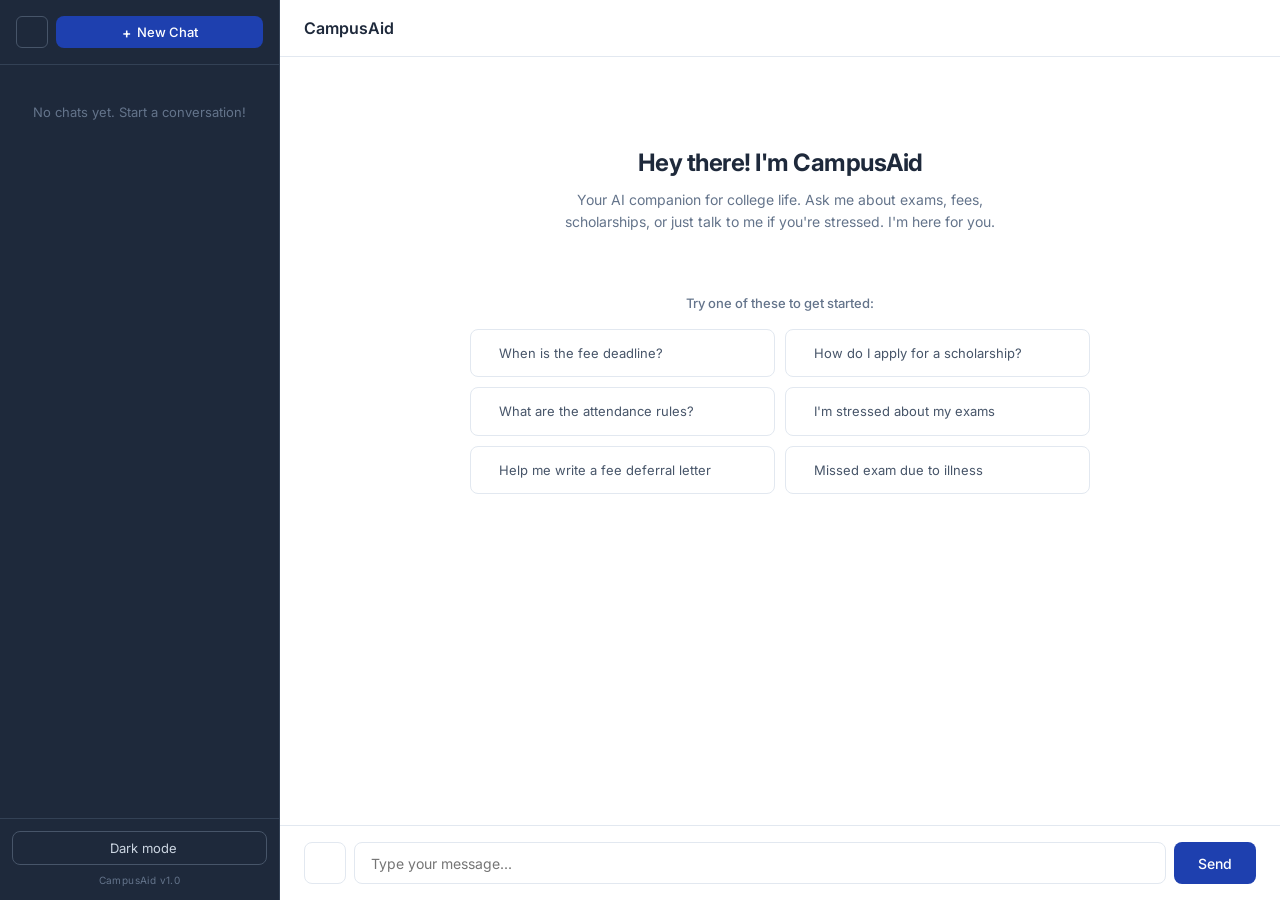
<file: templates/index.html>
<!DOCTYPE html>
<html lang="en">

<head>
    <meta charset="UTF-8">
    <meta name="viewport" content="width=device-width, initial-scale=1.0">
    <title>CampusAid </title>
    <link rel="stylesheet" href="/static/design-system.css">
    <style>
        body {
            height: 100vh;
            overflow: hidden;
        }

        .app {
            display: flex;
            height: 100vh;
            width: 100vw;
        }

        /* 
       SIDEBAR
        */

        .sidebar {
            width: 280px;
            background: var(--sidebar-bg);
            color: var(--sidebar-text);
            display: flex;
            flex-direction: column;
            border-right: 1px solid var(--sidebar-border);
            transition: width 0.25s ease, background 0.25s ease, color 0.25s ease;
            overflow: hidden;
            flex-shrink: 0;
        }

        .sidebar.collapsed {
            width: 0;
            border-right: none;
        }

        .sidebar.collapsed>* {
            opacity: 0;
            pointer-events: none;
        }

        .sidebar-header {
            padding: 16px;
            border-bottom: 1px solid var(--sidebar-border);
            display: flex;
            align-items: center;
            gap: 8px;
        }

        .collapse-btn {
            background: transparent;
            border: 1px solid var(--sidebar-border-strong);
            color: var(--sidebar-text-muted);
            width: 32px;
            height: 32px;
            border-radius: var(--radius-sm);
            cursor: pointer;
            font-size: 11px;
            display: flex;
            align-items: center;
            justify-content: center;
            flex-shrink: 0;
            transition: all var(--transition-fast);
        }

        .collapse-btn:hover {
            background: var(--sidebar-hover);
            color: var(--sidebar-text);
        }

        .new-chat-btn {
            flex: 1;
            background: var(--primary);
            color: white;
            border: none;
            padding: 8px 12px;
            border-radius: var(--radius-md);
            cursor: pointer;
            font-size: 13px;
            font-weight: 500;
            transition: all var(--transition-fast);
            display: flex;
            align-items: center;
            justify-content: center;
            gap: 6px;
            height: 32px;
        }

        .new-chat-btn:hover {
            background: var(--primary-hover);
        }

        .btn-icon {
            font-size: 14px;
            font-weight: 600;
        }

        .new-chat-btn:hover {
            background: var(--primary-hover);
            transform: translateY(-1px);
        }

        .chat-list {
            flex: 1;
            overflow-y: auto;
            padding: 8px;
        }

        .chat-list::-webkit-scrollbar-track {
            background: #0f172a;
        }

        .chat-list::-webkit-scrollbar-thumb {
            background: #334155;
        }

        .chat-item {
            display: flex;
            align-items: center;
            justify-content: space-between;
            padding: 10px 12px;
            border-radius: var(--radius-sm);
            cursor: pointer;
            margin-bottom: 2px;
            font-size: 13px;
            color: var(--sidebar-text-muted);
            transition: all var(--transition-fast);
        }

        .chat-item:hover {
            background: var(--sidebar-hover);
            color: var(--sidebar-text);
        }

        .chat-item.active {
            background: var(--sidebar-hover);
            color: var(--sidebar-text);
        }

        .chat-title {
            flex: 1;
            white-space: nowrap;
            overflow: hidden;
            text-overflow: ellipsis;
            margin-right: 8px;
        }

        .delete-btn {
            background: none;
            border: none;
            color: var(--sidebar-text-dim);
            cursor: pointer;
            font-size: 12px;
            opacity: 0;
            transition: opacity var(--transition-fast);
            padding: 2px 6px;
            border-radius: 4px;
        }

        .chat-item:hover .delete-btn {
            opacity: 1;
        }

        .delete-btn:hover {
            color: #f87171;
            background: rgba(239, 68, 68, 0.1);
        }

        .empty-state {
            color: var(--sidebar-text-dim);
            text-align: center;
            padding: 30px 20px;
            font-size: 13px;
        }

        .sidebar-footer {
            padding: 12px;
            border-top: 1px solid var(--sidebar-border);
            display: flex;
            flex-direction: column;
            gap: 8px;
        }

        .theme-toggle {
            display: flex;
            align-items: center;
            justify-content: center;
            gap: 8px;
            width: 100%;
            padding: 8px 12px;
            background: transparent;
            border: 1px solid var(--sidebar-border-strong);
            border-radius: var(--radius-md);
            color: var(--sidebar-text-muted);
            font-size: 13px;
            cursor: pointer;
            transition: all var(--transition-fast);
            font-family: inherit;
        }

        .theme-toggle:hover {
            background: var(--sidebar-hover);
            border-color: var(--sidebar-text-dim);
        }

        .version-text {
            font-size: 10px;
            color: var(--sidebar-text-dim);
            text-align: center;
            letter-spacing: 0.4px;
        }

        /* 
       MAIN CHAT AREA
        */

        .main {
            flex: 1;
            display: flex;
            flex-direction: column;
            background: var(--bg-card);
            min-width: 0;
            width: 100%;
        }

        .chat-header {
            background: var(--bg-card);
            color: var(--text-primary);
            padding: 16px 24px;
            display: flex;
            justify-content: space-between;
            align-items: center;
            border-bottom: 1px solid var(--border);
        }

        .chat-header h2 {
            font-size: 16px;
            font-weight: 600;
        }

        /* Upload area */


        .upload-btn:hover {
            background: var(--primary-light);
            border-color: var(--primary);
        }

        .remove-doc:hover {
            background: var(--danger-light);
        }

        /* Messages */
        .chat-messages {
            flex: 1;
            overflow-y: auto;
            padding: 24px;
            display: flex;
            flex-direction: column;
            gap: 16px;
        }

        .message-wrapper {
            display: flex;
            flex-direction: column;
            max-width: 75%;
        }

        .message-wrapper.user {
            align-self: flex-end;
            align-items: flex-end;
        }

        .message-wrapper.bot {
            align-self: flex-start;
            align-items: flex-start;
        }

        .message {
            padding: 12px 16px;
            border-radius: var(--radius-lg);
            line-height: 1.55;
            white-space: pre-wrap;
            animation: fadeInUp 0.3s ease-out;
            font-size: 14px;
        }

        .message.user {
            background: var(--primary);
            color: white;
            border-bottom-right-radius: 4px;
        }

        .message.bot {
            background: var(--bg-subtle);
            color: var(--text-primary);
            border-bottom-left-radius: 4px;
        }

        .message-time {
            font-size: 11px;
            color: var(--text-light);
            margin-top: 4px;
            padding: 0 8px;
        }

        @keyframes fadeInUp {
            from {
                opacity: 0;
                transform: translateY(8px);
            }

            to {
                opacity: 1;
                transform: translateY(0);
            }
        }

        /* Typing dots */
        .typing-dots {
            display: inline-flex;
            gap: 4px;
            align-items: center;
            padding: 4px 0;
        }

        .typing-dots span {
            width: 8px;
            height: 8px;
            background: var(--text-light);
            border-radius: 50%;
            animation: bounce 1.4s infinite ease-in-out;
        }

        .typing-dots span:nth-child(1) {
            animation-delay: 0s;
        }

        .typing-dots span:nth-child(2) {
            animation-delay: 0.2s;
        }

        .typing-dots span:nth-child(3) {
            animation-delay: 0.4s;
        }

        @keyframes bounce {

            0%,
            60%,
            100% {
                transform: translateY(0);
                opacity: 0.5;
            }

            30% {
                transform: translateY(-8px);
                opacity: 1;
            }
        }


        /* Welcome state */
        .welcome-state {
            text-align: center;
            padding: 48px 20px 24px;
        }

        .welcome-icon {
            font-size: 56px;
            margin-bottom: 16px;
        }

        .welcome-title {
            font-size: 24px;
            font-weight: 700;
            color: var(--text-primary);
            margin-bottom: 8px;
            letter-spacing: -0.5px;
        }

        .welcome-subtitle {
            font-size: 14px;
            color: var(--text-muted);
            max-width: 480px;
            margin: 0 auto;
            line-height: 1.6;
        }

        /* Suggestions */
        .suggestions-container {
            display: flex;
            flex-direction: column;
            gap: 16px;
            padding: 20px;
        }

        .suggestions-title {
            color: var(--text-muted);
            font-size: 13px;
            text-align: center;
            font-weight: 500;
        }

        .suggestions-grid {
            display: grid;
            grid-template-columns: 1fr 1fr;
            gap: 10px;
            max-width: 620px;
            margin: 0 auto;
            width: 100%;
        }

        .suggestion-card {
            background: var(--bg-card);
            border: 1px solid var(--border);
            border-radius: var(--radius-md);
            padding: 14px 16px;
            cursor: pointer;
            text-align: left;
            transition: all var(--transition-fast);
            display: flex;
            align-items: flex-start;
            gap: 12px;
            font-size: 13px;
            color: var(--text-secondary);
        }

        .suggestion-card:hover {
            border-color: var(--primary);
            background: var(--primary-light);
            color: var(--text-primary);
            transform: translateY(-1px);
            box-shadow: var(--shadow-md);
        }

        .suggestion-icon {
            font-size: 18px;
            flex-shrink: 0;
        }

        .suggestion-text {
            flex: 1;
            line-height: 1.4;
        }

        /* 
   DOC ATTACHMENT CHIP
    */

        .doc-chip {
            display: flex;
            align-items: center;
            gap: 8px;
            padding: 8px 12px;
            background: var(--primary-light);
            border: 1px solid var(--primary);
            border-radius: var(--radius-md);
            margin: 0 24px 8px;
            font-size: 13px;
            color: var(--text-primary);
            animation: slideUp 0.2s ease-out;
        }

        @keyframes slideUp {
            from {
                opacity: 0;
                transform: translateY(4px);
            }

            to {
                opacity: 1;
                transform: translateY(0);
            }
        }

        .doc-chip-icon {
            font-size: 16px;
        }

        .doc-chip-name {
            flex: 1;
            font-weight: 500;
            white-space: nowrap;
            overflow: hidden;
            text-overflow: ellipsis;
            color: var(--primary);
        }

        .doc-chip-remove {
            background: none;
            border: none;
            color: var(--primary);
            cursor: pointer;
            font-size: 14px;
            padding: 2px 6px;
            border-radius: 4px;
            transition: all var(--transition-fast);
            line-height: 1;
        }

        .doc-chip-remove:hover {
            background: var(--primary);
            color: white;
        }

        /* 
   CHAT INPUT (NEW)
    */

        .chat-input {
            display: flex;
            padding: 16px 24px;
            border-top: 1px solid var(--border);
            gap: 8px;
            background: var(--bg-card);
            align-items: center;
        }

        .input-icon-btn {
            background: transparent;
            color: var(--text-muted);
            border: 1px solid var(--border);
            width: 42px;
            height: 42px;
            border-radius: var(--radius-md);
            cursor: pointer;
            font-size: 18px;
            display: flex;
            align-items: center;
            justify-content: center;
            transition: all var(--transition-fast);
            flex-shrink: 0;
        }

        .input-icon-btn:hover {
            background: var(--primary-light);
            color: var(--primary);
            border-color: var(--primary);
        }

        .chat-input input[type="text"] {
            flex: 1;
            padding: 12px 16px;
            border: 1px solid var(--border);
            border-radius: var(--radius-md);
            font-size: 14px;
            outline: none;
            transition: all var(--transition-fast);
            font-family: inherit;
            height: 42px;
        }

        .chat-input input[type="text"]:focus {
            border-color: var(--primary);
            box-shadow: var(--shadow-focus);
        }

        .chat-input button:not(.input-icon-btn):not(.doc-chip-remove) {
            background: var(--primary);
            color: white;
            border: none;
            padding: 0 24px;
            height: 42px;
            border-radius: var(--radius-md);
            cursor: pointer;
            font-size: 14px;
            font-weight: 500;
            transition: all var(--transition-fast);
            flex-shrink: 0;
        }

        .chat-input button:not(.input-icon-btn):not(.doc-chip-remove):hover:not(:disabled) {
            background: var(--primary-hover);
        }

        .chat-input button:not(.input-icon-btn):not(.doc-chip-remove):disabled {
            background: var(--text-light);
            cursor: not-allowed;
        }

        .expand-btn {
            position: fixed;
            top: 16px;
            left: 16px;
            z-index: 100;
            background: var(--sidebar-bg);
            color: var(--sidebar-text);
            border: 1px solid var(--sidebar-border-strong);
            width: 36px;
            height: 36px;
            border-radius: var(--radius-md);
            cursor: pointer;
            font-size: 12px;
            display: flex;
            align-items: center;
            justify-content: center;
            box-shadow: var(--shadow-md);
            transition: all var(--transition-fast);
        }

        .expand-btn:hover {
            background: var(--sidebar-hover);
            transform: scale(1.05);
        }
    </style>
</head>

<body>

    <body>
        <button id="expandBtn" class="expand-btn" onclick="toggleSidebar()" style="display:none;"
            title="Expand sidebar">
            
        </button>
        <div class="app">
            <div class="app">
                <!-- SIDEBAR -->
                <div class="sidebar">
                    <div class="sidebar-header">
                        <button class="collapse-btn" onclick="toggleSidebar()" title="Collapse sidebar">
                            <span id="collapseIcon"></span>
                        </button>
                        <button class="new-chat-btn" onclick="createNewChat()">
                            <span class="btn-icon">+</span>
                            <span class="btn-label">New Chat</span>
                        </button>
                    </div>

                    <div class="chat-list" id="chatList">
                        <div class="empty-state">No chats yet. Start a conversation!</div>
                    </div>

                    <div class="sidebar-footer">
                        <button class="theme-toggle" onclick="toggleTheme()">
                            <span id="themeIcon"></span>
                            <span id="themeLabel">Dark mode</span>
                        </button>
                        <div class="version-text">CampusAid v1.0</div>
                    </div>
                </div>

                <!-- MAIN CHAT AREA -->
                <div class="main">
                    <div class="chat-header">
                        <h2>CampusAid</h2>
                    </div>

                    <div class="chat-messages" id="messages">
                        <!-- Will be filled by renderMessages() -->
                    </div>

                    <!-- Document attachment chip (only shows when doc is uploaded) -->
                    <div id="docChip" class="doc-chip hidden">
                        <span class="doc-chip-icon"></span>
                        <span class="doc-chip-name" id="docChipName">document.pdf</span>
                        <button class="doc-chip-remove" onclick="removeDocument()"></button>
                    </div>

                    <div class="chat-input">
                        <input type="file" id="fileInput" accept=".pdf" style="display:none" onchange="uploadFile()">
                        <button class="input-icon-btn" onclick="document.getElementById('fileInput').click()"
                            title="Attach a PDF">
                            
                        </button>
                        <input type="text" id="userInput" placeholder="Type your message..."
                            onkeypress="handleEnter(event)">
                        <button id="sendBtn" onclick="sendMessage()">Send</button>
                    </div>
                </div>
            </div>

            <script>
                // 
                // CHAT STATE MANAGEMENT
                // 

                let chats = JSON.parse(localStorage.getItem("campusaid_chats") || "[]");
                let currentChatId = null;
                let availableColleges = [];
                let currentCollegeId = localStorage.getItem("campusaid_college") || "abc_college";

                function saveChats() {
                    localStorage.setItem("campusaid_chats", JSON.stringify(chats));
                }

                function generateId() {
                    return Date.now().toString();
                }

                function getCurrentChat() {
                    return chats.find(c => c.id === currentChatId);
                }

                // 
                // COLLEGES
                // 

                async function loadColleges() {
                    try {
                        const response = await fetch("/colleges");
                        const data = await response.json();
                        availableColleges = data.colleges;
                    } catch (error) {
                        console.error("Failed to load colleges:", error);
                    }
                }

                // 
                // SIDEBAR
                // 

                function renderSidebar() {
                    const list = document.getElementById("chatList");

                    if (chats.length === 0) {
                        list.innerHTML = '<div class="empty-state">No chats yet. Start a conversation!</div>';
                        return;
                    }

                    list.innerHTML = "";
                    chats.forEach(chat => {
                        const item = document.createElement("div");
                        item.className = "chat-item" + (chat.id === currentChatId ? " active" : "");
                        item.innerHTML = `
                <div class="chat-title" onclick="loadChat('${chat.id}')">${chat.title}</div>
                <button class="delete-btn" onclick="deleteChat('${chat.id}', event)"></button>
            `;
                        list.appendChild(item);
                    });
                }

                // 
                // CHAT OPERATIONS
                // 

                function createNewChat() {
                    const newChat = {
                        id: generateId(),
                        title: "New Chat",
                        messages: [],
                        document: null
                    };
                    chats.unshift(newChat);
                    currentChatId = newChat.id;
                    saveChats();
                    renderSidebar();
                    renderMessages();
                    updateDocumentUI();
                }

                function loadChat(chatId) {
                    currentChatId = chatId;
                    renderSidebar();
                    renderMessages();
                    updateDocumentUI();
                }

                function deleteChat(chatId, event) {
                    event.stopPropagation();
                    if (!confirm("Delete this chat?")) return;

                    chats = chats.filter(c => c.id !== chatId);

                    if (currentChatId === chatId) {
                        currentChatId = null;
                    }

                    saveChats();
                    renderSidebar();
                    renderMessages();
                    updateDocumentUI();
                }

                // 
                // MESSAGE RENDERING
                // 

                function renderMessages() {
                    const messagesDiv = document.getElementById("messages");
                    const chat = getCurrentChat();

                    if (!chat || chat.messages.length === 0) {
                        messagesDiv.innerHTML = `
                <div class="welcome-state">
                    <div class="welcome-icon"></div>
                    <div class="welcome-title">Hey there! I'm CampusAid</div>
                    <div class="welcome-subtitle">Your AI companion for college life. Ask me about exams, fees, scholarships, or just talk to me if you're stressed. I'm here for you. </div>
                </div>
                <div class="suggestions-container">
                    <div class="suggestions-title">Try one of these to get started:</div>
                    <div class="suggestions-grid">
                        <div class="suggestion-card" onclick="sendSuggestion('When is the fee deadline?')">
                            <span class="suggestion-icon"></span>
                            <span class="suggestion-text">When is the fee deadline?</span>
                        </div>
                        <div class="suggestion-card" onclick="sendSuggestion('How do I apply for a scholarship?')">
                            <span class="suggestion-icon"></span>
                            <span class="suggestion-text">How do I apply for a scholarship?</span>
                        </div>
                        <div class="suggestion-card" onclick="sendSuggestion('What are the attendance rules?')">
                            <span class="suggestion-icon"></span>
                            <span class="suggestion-text">What are the attendance rules?</span>
                        </div>
                        <div class="suggestion-card" onclick="sendSuggestion('I am feeling stressed about my exams')">
                            <span class="suggestion-icon"></span>
                            <span class="suggestion-text">I'm stressed about my exams</span>
                        </div>
                        <div class="suggestion-card" onclick="sendSuggestion('Help me write a fee deferral letter')">
                            <span class="suggestion-icon"></span>
                            <span class="suggestion-text">Help me write a fee deferral letter</span>
                        </div>
                        <div class="suggestion-card" onclick="sendSuggestion('What if I miss an internal exam due to illness?')">
                            <span class="suggestion-icon"></span>
                            <span class="suggestion-text">Missed exam due to illness</span>
                        </div>
                    </div>
                </div>
            `;
                        return;
                    }

                    messagesDiv.innerHTML = "";
                    chat.messages.forEach(msg => {
                        addMessageToDOM(
                            msg.content,
                            msg.role === "user" ? "user" : "bot",
                            msg.timestamp || null
                        );
                    });
                }

                function sendSuggestion(text) {
                    document.getElementById("userInput").value = text;
                    sendMessage();
                }

                function addMessageToDOM(text, sender, timestamp = null) {
                    const messagesDiv = document.getElementById("messages");

                    const wrapper = document.createElement("div");
                    wrapper.className = "message-wrapper " + sender;

                    const msg = document.createElement("div");
                    msg.className = "message " + sender;
                    msg.innerHTML = formatMessage(text);
                    wrapper.appendChild(msg);

                    const timeDiv = document.createElement("div");
                    timeDiv.className = "message-time";
                    timeDiv.textContent = timestamp || getCurrentTime();
                    wrapper.appendChild(timeDiv);

                    messagesDiv.appendChild(wrapper);
                    messagesDiv.scrollTop = messagesDiv.scrollHeight;
                }

                function getCurrentTime() {
                    const now = new Date();
                    let hours = now.getHours();
                    const minutes = now.getMinutes().toString().padStart(2, "0");
                    const period = hours >= 12 ? "PM" : "AM";
                    hours = hours % 12 || 12;
                    return `${hours}:${minutes} ${period}`;
                }

                function formatMessage(text) {
                    text = text.replace(/&/g, "&amp;").replace(/</g, "&lt;").replace(/>/g, "&gt;");
                    text = text.replace(/\*\*(.+?)\*\*/g, "<strong>$1</strong>");
                    text = text.replace(/(?<!\*)\*(?!\*)(.+?)(?<!\*)\*(?!\*)/g, "<em>$1</em>");
                    text = text.replace(/^- (.+)$/gm, "• $1");
                    text = text.replace(/\n/g, "<br>");
                    return text;
                }

                function showTyping() {
                    const messagesDiv = document.getElementById("messages");
                    const typing = document.createElement("div");
                    typing.className = "message bot";
                    typing.id = "typing";
                    typing.innerHTML = '<div class="typing-dots"><span></span><span></span><span></span></div>';
                    messagesDiv.appendChild(typing);
                    messagesDiv.scrollTop = messagesDiv.scrollHeight;
                }

                function removeTyping() {
                    const typing = document.getElementById("typing");
                    if (typing) typing.remove();
                }

                // 
                // SEND MESSAGE
                // 

                async function sendMessage() {
                    const userInput = document.getElementById("userInput");
                    const sendBtn = document.getElementById("sendBtn");
                    const text = userInput.value.trim();
                    if (!text) return;

                    if (!currentChatId) {
                        createNewChat();
                    }

                    const chat = getCurrentChat();
                    if (!chat) return;

                    const isFirstMessage = chat.messages.length === 0;

                    if (isFirstMessage) {
                        document.getElementById("messages").innerHTML = "";
                    }

                    const userTime = getCurrentTime();
                    chat.messages.push({ role: "user", content: text, timestamp: userTime });
                    addMessageToDOM(text, "user", userTime);
                    saveChats();

                    if (isFirstMessage) {
                        chat.title = "New Chat";
                        renderSidebar();
                        generateChatTitle(text, chat);
                    }

                    userInput.value = "";
                    sendBtn.disabled = true;
                    showTyping();

                    try {
                        // Strip timestamps from history (Groq API only accepts role + content)
                        const cleanHistory = chat.messages.slice(0, -1).map(msg => ({
                            role: msg.role,
                            content: msg.content
                        }));

                        const response = await fetch("/chat", {
                            method: "POST",
                            headers: { "Content-Type": "application/json" },
                            body: JSON.stringify({
                                message: text,
                                history: cleanHistory,
                                document: chat.document,
                                college_id: currentCollegeId
                            })
                        });

                        const data = await response.json();
                        removeTyping();

                        const botTime = getCurrentTime();
                        addMessageToDOM(data.reply, "bot", botTime);

                        chat.messages.push({ role: "assistant", content: data.reply, timestamp: botTime });
                        saveChats();
                    } catch (error) {
                        removeTyping();
                        addMessageToDOM("Oops, something went wrong. Try again.", "bot");
                    }

                    sendBtn.disabled = false;
                    userInput.focus();
                }

                async function generateChatTitle(firstMessage, chat) {
                    try {
                        const response = await fetch("/generate_title", {
                            method: "POST",
                            headers: { "Content-Type": "application/json" },
                            body: JSON.stringify({ message: firstMessage })
                        });
                        const data = await response.json();
                        chat.title = data.title || "New Chat";
                        saveChats();
                        renderSidebar();
                    } catch (error) {
                        chat.title = firstMessage.length > 30 ? firstMessage.substring(0, 30) + "..." : firstMessage;
                        saveChats();
                        renderSidebar();
                    }
                }

                function handleEnter(event) {
                    if (event.key === "Enter") sendMessage();
                }

                // 
                // DOCUMENT UPLOAD
                // 

                async function uploadFile() {
                    const fileInput = document.getElementById("fileInput");
                    const file = fileInput.files[0];
                    if (!file) return;

                    if (!currentChatId) {
                        createNewChat();
                    }

                    const docChip = document.getElementById("docChip");
                    const docChipName = document.getElementById("docChipName");
                    docChipName.textContent = "Reading your document...";
                    docChip.classList.remove("hidden");

                    const formData = new FormData();
                    formData.append("file", file);

                    try {
                        const response = await fetch("/upload", {
                            method: "POST",
                            body: formData
                        });

                        const data = await response.json();

                        if (data.status === "success") {
                            const chat = getCurrentChat();
                            chat.document = {
                                name: data.filename,
                                content: data.content
                            };
                            saveChats();

                            docChipName.textContent = data.filename;
                            docChip.classList.remove("hidden");

                            if (chat.messages.length === 0) {
                                document.getElementById("messages").innerHTML = "";
                            }

                            addMessageToDOM(data.message, "bot");
                            chat.messages.push({ role: "assistant", content: data.message });
                            saveChats();
                        } else {
                            docChip.classList.add("hidden");
                            addMessageToDOM(" " + data.message, "bot");
                        }
                    } catch (error) {
                        document.getElementById("docChip").classList.add("hidden");
                        addMessageToDOM("Oops, couldn't upload the file. Try again.", "bot");
                    }

                    fileInput.value = "";
                }

                function removeDocument() {
                    const chat = getCurrentChat();
                    if (!chat) return;

                    chat.document = null;
                    saveChats();
                    updateDocumentUI();
                    addMessageToDOM("Document removed. We're back to general college queries.", "bot");
                }

                function updateDocumentUI() {
                    const chat = getCurrentChat();
                    const docChip = document.getElementById("docChip");
                    const docChipName = document.getElementById("docChipName");

                    if (chat && chat.document) {
                        docChipName.textContent = chat.document.name;
                        docChip.classList.remove("hidden");
                    } else {
                        docChip.classList.add("hidden");
                    }
                }

                // 
                // THEME TOGGLE
                // 

                // 
                // SIDEBAR COLLAPSE
                // 

                function toggleSidebar() {
                    const sidebar = document.querySelector(".sidebar");
                    const expandBtn = document.getElementById("expandBtn");
                    const isCollapsed = sidebar.classList.toggle("collapsed");

                    if (isCollapsed) {
                        expandBtn.style.display = "flex";
                        localStorage.setItem("campusaid_sidebar", "collapsed");
                    } else {
                        expandBtn.style.display = "none";
                        localStorage.setItem("campusaid_sidebar", "expanded");
                    }
                }

                function initSidebar() {
                    const state = localStorage.getItem("campusaid_sidebar");
                    if (state === "collapsed") {
                        document.querySelector(".sidebar").classList.add("collapsed");
                        document.getElementById("expandBtn").style.display = "flex";
                    }
                }

                function initTheme() {
                    const savedTheme = localStorage.getItem("campusaid_theme") || "light";
                    applyTheme(savedTheme);
                }

                function toggleTheme() {
                    const currentTheme = document.documentElement.getAttribute("data-theme") || "light";
                    const newTheme = currentTheme === "light" ? "dark" : "light";
                    applyTheme(newTheme);
                    localStorage.setItem("campusaid_theme", newTheme);
                }

                function applyTheme(theme) {
                    if (theme === "dark") {
                        document.documentElement.setAttribute("data-theme", "dark");
                        document.getElementById("themeIcon").textContent = "";
                        document.getElementById("themeLabel").textContent = "Light mode";
                    } else {
                        document.documentElement.removeAttribute("data-theme");
                        document.getElementById("themeIcon").textContent = "";
                        document.getElementById("themeLabel").textContent = "Dark mode";
                    }
                }

                // 
                // INIT
                // 

                window.onload = async function () {
                    initTheme();
                    initSidebar();
                    currentChatId = null;
                    await loadColleges();
                    renderSidebar();
                    renderMessages();
                    updateDocumentUI();
                };
            </script>
    </body>

</html>
</file>
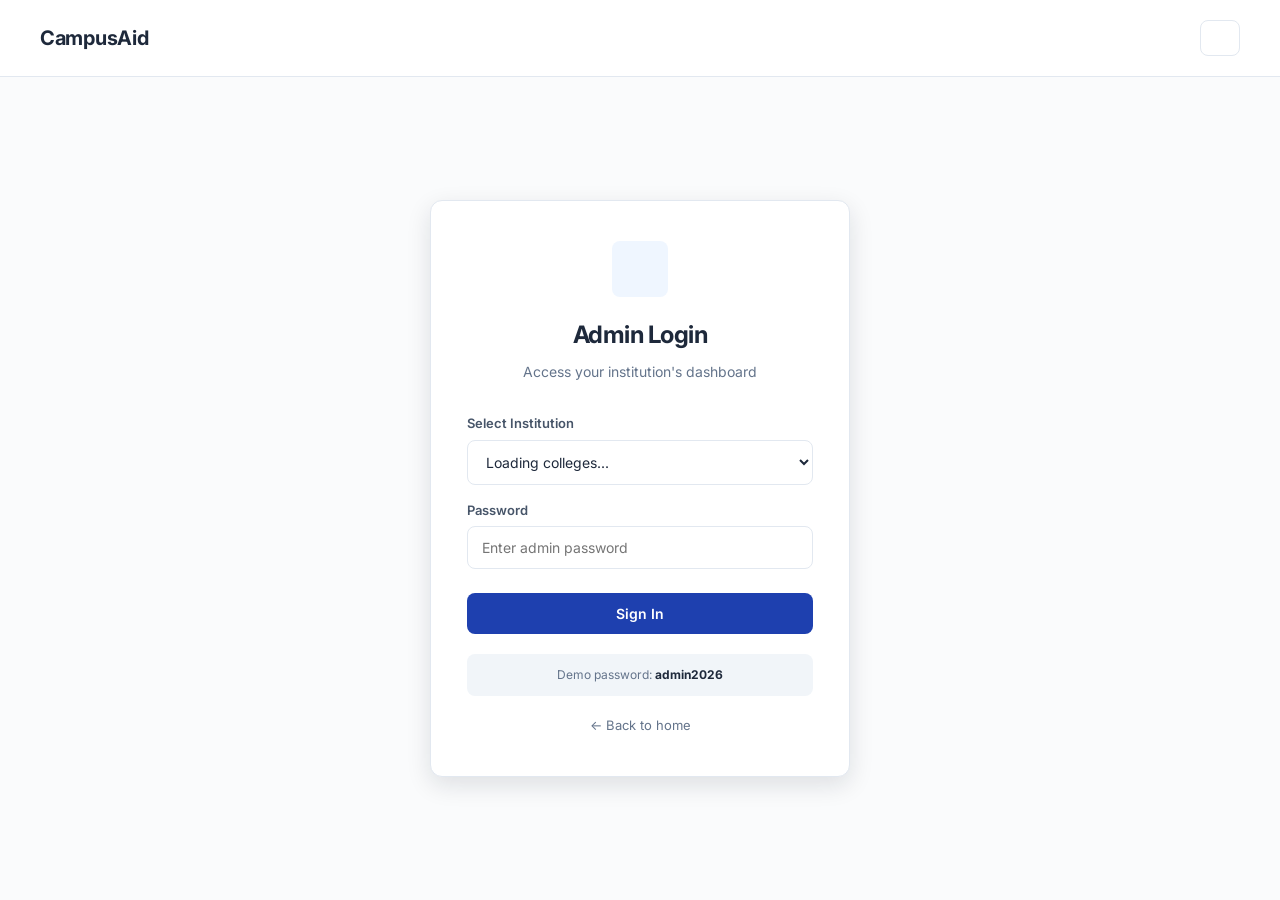
<file: templates/admin_login.html>
<!DOCTYPE html>
<html lang="en">

<head>
    <meta charset="UTF-8">
    <meta name="viewport" content="width=device-width, initial-scale=1.0">
    <title>Admin Login — CampusAid</title>
    <link rel="stylesheet" href="/static/design-system.css">
    <style>
        body {
            min-height: 100vh;
            display: flex;
            flex-direction: column;
        }

        .navbar {
            padding: 20px 40px;
            display: flex;
            justify-content: space-between;
            align-items: center;
            border-bottom: 1px solid var(--border);
            background: var(--bg-card);
        }

        .nav-brand {
            font-size: 20px;
            font-weight: 700;
            color: var(--text-primary);
            text-decoration: none;
            letter-spacing: -0.3px;
        }

        .nav-theme {
            background: transparent;
            border: 1px solid var(--border);
            color: var(--text-secondary);
            width: 40px;
            height: 36px;
            border-radius: var(--radius-md);
            cursor: pointer;
            font-size: 16px;
            display: flex;
            align-items: center;
            justify-content: center;
        }

        .nav-theme:hover {
            background: var(--bg-subtle);
        }

        .container {
            flex: 1;
            display: flex;
            align-items: center;
            justify-content: center;
            padding: 40px 20px;
        }

        .login-card {
            width: 100%;
            max-width: 420px;
            background: var(--bg-card);
            border: 1px solid var(--border);
            border-radius: var(--radius-lg);
            padding: 40px 36px;
            box-shadow: var(--shadow-lg);
        }

        .login-icon {
            width: 56px;
            height: 56px;
            background: var(--primary-light);
            color: var(--primary);
            border-radius: var(--radius-md);
            display: flex;
            align-items: center;
            justify-content: center;
            font-size: 26px;
            margin: 0 auto 20px;
        }

        .login-title {
            font-size: 24px;
            font-weight: 700;
            color: var(--text-primary);
            text-align: center;
            margin-bottom: 8px;
            letter-spacing: -0.5px;
        }

        .login-subtitle {
            font-size: 14px;
            color: var(--text-muted);
            text-align: center;
            margin-bottom: 32px;
            line-height: 1.5;
        }

        .form-group {
            margin-bottom: 16px;
        }

        .form-label {
            display: block;
            font-size: 13px;
            font-weight: 600;
            color: var(--text-secondary);
            margin-bottom: 6px;
        }

        .form-input {
            width: 100%;
            padding: 12px 14px;
            border: 1px solid var(--border);
            border-radius: var(--radius-md);
            font-size: 14px;
            font-family: inherit;
            background: var(--bg-card);
            color: var(--text-primary);
            outline: none;
            transition: all var(--transition-fast);
        }

        .form-input:focus {
            border-color: var(--primary);
            box-shadow: var(--shadow-focus);
        }

        .form-input.error {
            border-color: var(--danger);
        }

        .login-btn {
            width: 100%;
            background: var(--primary);
            color: white;
            border: none;
            padding: 12px;
            border-radius: var(--radius-md);
            font-size: 14px;
            font-weight: 600;
            cursor: pointer;
            transition: all var(--transition-fast);
            margin-top: 8px;
        }

        .login-btn:hover {
            background: var(--primary-hover);
        }

        .error-message {
            background: var(--danger-light);
            color: var(--danger);
            padding: 10px 14px;
            border-radius: var(--radius-md);
            font-size: 13px;
            margin-bottom: 16px;
            display: none;
        }

        .error-message.show {
            display: block;
        }

        .demo-hint {
            margin-top: 20px;
            padding: 12px;
            background: var(--bg-subtle);
            border-radius: var(--radius-md);
            font-size: 12px;
            color: var(--text-muted);
            text-align: center;
        }

        .demo-hint strong {
            color: var(--text-primary);
        }

        .back-link {
            display: block;
            text-align: center;
            margin-top: 20px;
            color: var(--text-muted);
            font-size: 13px;
            text-decoration: none;
        }

        .back-link:hover {
            color: var(--primary);
        }
    </style>
</head>

<body>
    <nav class="navbar">
        <a href="/" class="nav-brand">CampusAid</a>
        <button class="nav-theme" onclick="toggleTheme()">
            <span id="themeIcon"></span>
        </button>
    </nav>

    <div class="container">
        <div class="login-card">
            <div class="login-icon"></div>
            <h1 class="login-title">Admin Login</h1>
            <p class="login-subtitle">Access your institution's dashboard</p>

            <div class="error-message" id="errorMsg">Invalid password. Try again.</div>

            <form onsubmit="handleLogin(event)">
                <div class="form-group">
                    <label class="form-label" for="collegeSelect">Select Institution</label>
                    <select class="form-input" id="collegeSelect" required>
                        <option value="">Loading colleges...</option>
                    </select>
                </div>

                <div class="form-group">
                    <label class="form-label" for="passwordInput">Password</label>
                    <input type="password" class="form-input" id="passwordInput" placeholder="Enter admin password"
                        required>
                </div>

                <button type="submit" class="login-btn">Sign In</button>
            </form>

            <div class="demo-hint">
                Demo password: <strong>admin2026</strong>
            </div>

            <a href="/" class="back-link">← Back to home</a>
        </div>
    </div>

    <script>
        const DEMO_PASSWORD = "admin2026";

        async function loadColleges() {
            try {
                const response = await fetch("/colleges");
                const data = await response.json();
                const select = document.getElementById("collegeSelect");
                select.innerHTML = "";

                data.colleges.forEach(college => {
                    const option = document.createElement("option");
                    option.value = college.id;
                    option.textContent = college.name;
                    select.appendChild(option);
                });
            } catch (error) {
                console.error("Failed to load colleges:", error);
            }
        }

        function handleLogin(event) {
            event.preventDefault();
            const password = document.getElementById("passwordInput").value;
            const collegeId = document.getElementById("collegeSelect").value;
            const errorMsg = document.getElementById("errorMsg");
            const passwordInput = document.getElementById("passwordInput");

            if (password === DEMO_PASSWORD) {
                sessionStorage.setItem("campusaid_admin", "true");
                sessionStorage.setItem("campusaid_admin_college", collegeId);
                window.location.href = `/admin/${collegeId}`;
            } else {
                errorMsg.classList.add("show");
                passwordInput.classList.add("error");
                passwordInput.value = "";
                setTimeout(() => {
                    errorMsg.classList.remove("show");
                    passwordInput.classList.remove("error");
                }, 3000);
            }
        }

        function initTheme() {
            const savedTheme = localStorage.getItem("campusaid_theme") || "light";
            applyTheme(savedTheme);
        }

        function toggleTheme() {
            const currentTheme = document.documentElement.getAttribute("data-theme") || "light";
            const newTheme = currentTheme === "light" ? "dark" : "light";
            applyTheme(newTheme);
            localStorage.setItem("campusaid_theme", newTheme);
        }

        function applyTheme(theme) {
            if (theme === "dark") {
                document.documentElement.setAttribute("data-theme", "dark");
                document.getElementById("themeIcon").textContent = "";
            } else {
                document.documentElement.removeAttribute("data-theme");
                document.getElementById("themeIcon").textContent = "";
            }
        }

        window.onload = function () {
            initTheme();
            loadColleges();
        };
    </script>
</body>

</html>
</file>
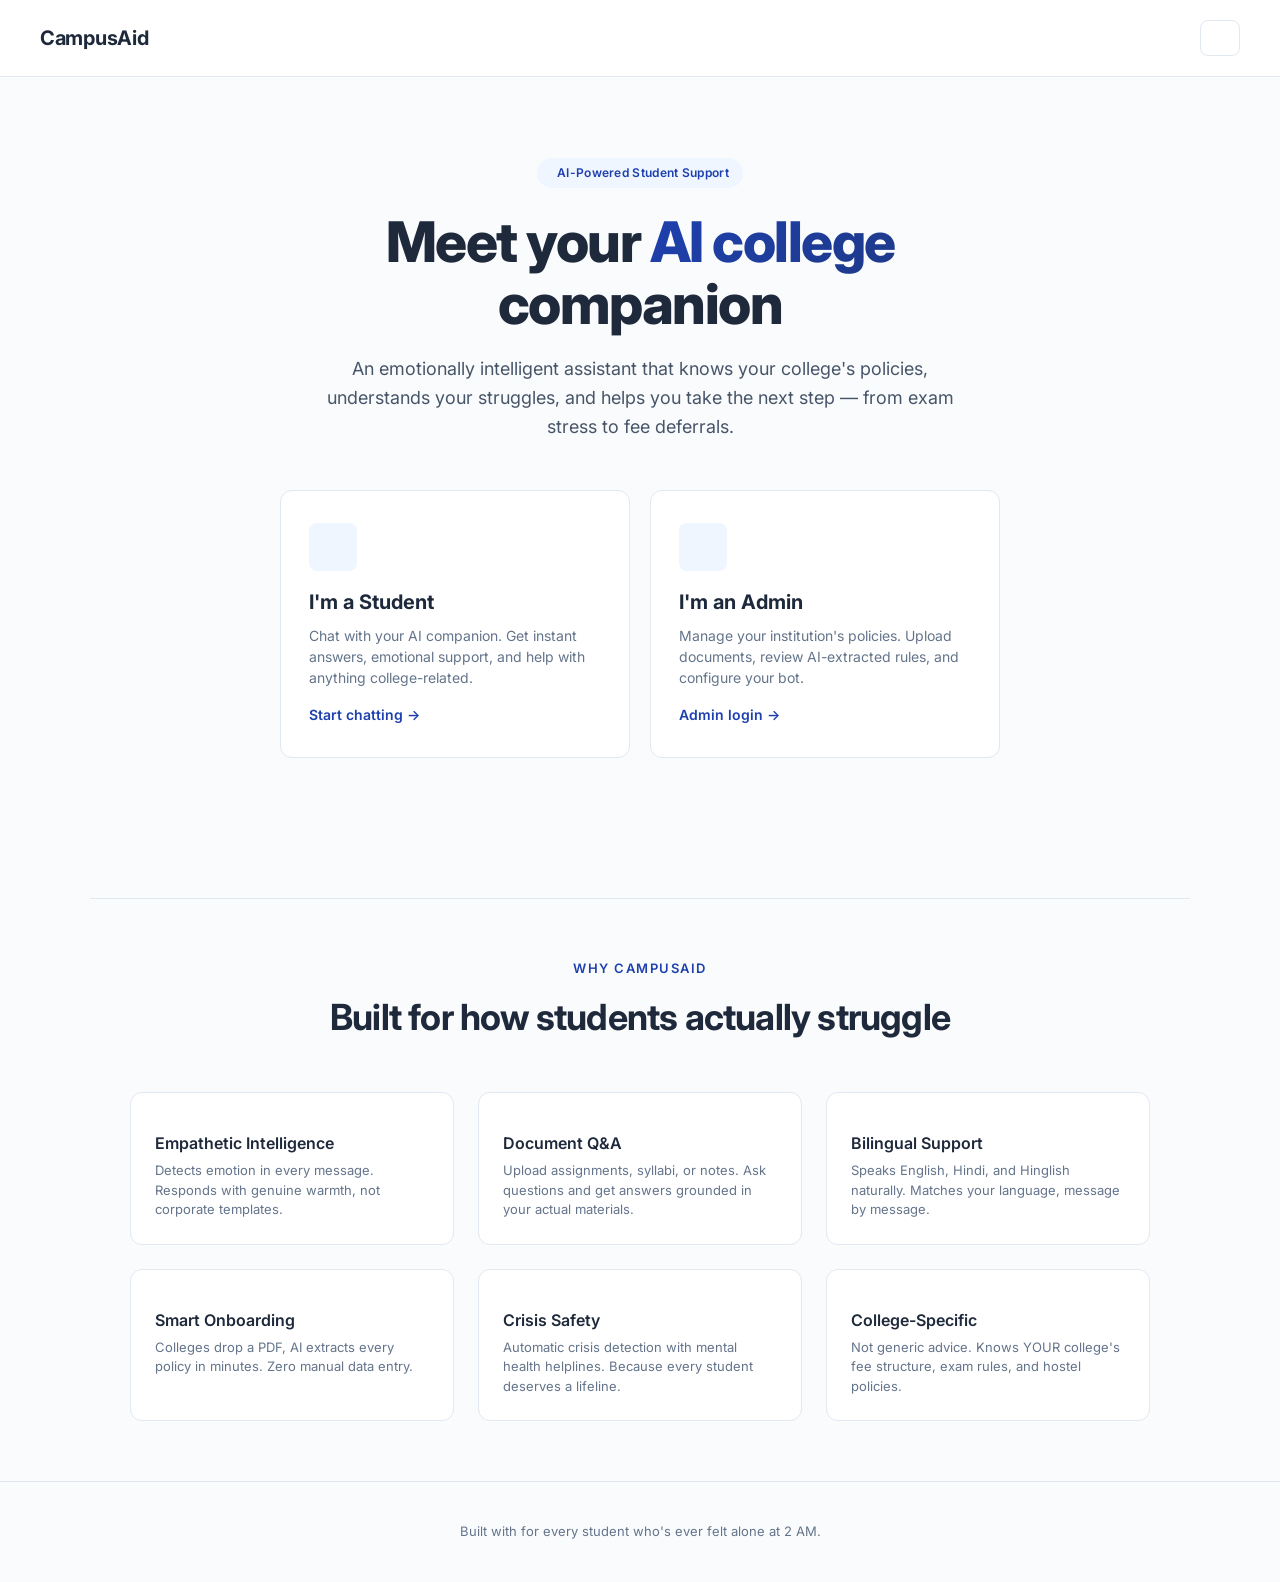
<file: templates/landing.html>
<!DOCTYPE html>
<html lang="en">

<head>
    <meta charset="UTF-8">
    <meta name="viewport" content="width=device-width, initial-scale=1.0">
    <title>CampusAid — AI Companion for College Students</title>
    <link rel="stylesheet" href="/static/design-system.css">
    <style>
        body {
            min-height: 100vh;
            overflow-x: hidden;
        }

        /* 
           NAVBAR
            */

        .navbar {
            padding: 20px 40px;
            display: flex;
            justify-content: space-between;
            align-items: center;
            border-bottom: 1px solid var(--border);
            background: var(--bg-card);
        }

        .nav-brand {
            font-size: 20px;
            font-weight: 700;
            color: var(--text-primary);
            letter-spacing: -0.3px;
        }

        .nav-theme {
            background: transparent;
            border: 1px solid var(--border);
            color: var(--text-secondary);
            width: 40px;
            height: 36px;
            border-radius: var(--radius-md);
            cursor: pointer;
            font-size: 16px;
            display: flex;
            align-items: center;
            justify-content: center;
            transition: all var(--transition-fast);
        }

        .nav-theme:hover {
            background: var(--bg-subtle);
        }

        /* 
           HERO
            */

        .hero {
            max-width: 1000px;
            margin: 0 auto;
            padding: 80px 40px 60px;
            text-align: center;
        }

        .hero-badge {
            display: inline-flex;
            align-items: center;
            gap: 6px;
            padding: 6px 14px;
            background: var(--primary-light);
            color: var(--primary);
            border-radius: var(--radius-full);
            font-size: 12px;
            font-weight: 600;
            margin-bottom: 24px;
            letter-spacing: 0.3px;
        }

        .hero-title {
            font-size: 56px;
            font-weight: 800;
            color: var(--text-primary);
            line-height: 1.1;
            letter-spacing: -1.5px;
            margin-bottom: 20px;
        }

        .hero-title .highlight {
            background: linear-gradient(135deg, var(--primary), var(--primary-hover));
            -webkit-background-clip: text;
            -webkit-text-fill-color: transparent;
            background-clip: text;
        }

        .hero-subtitle {
            font-size: 18px;
            color: var(--text-secondary);
            max-width: 640px;
            margin: 0 auto 48px;
            line-height: 1.6;
        }

        /* 
           CTA CARDS
            */

        .cta-grid {
            display: grid;
            grid-template-columns: 1fr 1fr;
            gap: 20px;
            max-width: 720px;
            margin: 0 auto 80px;
        }

        .cta-card {
            padding: 32px 28px;
            background: var(--bg-card);
            border: 1px solid var(--border);
            border-radius: var(--radius-lg);
            cursor: pointer;
            text-align: left;
            transition: all var(--transition);
            text-decoration: none;
            color: inherit;
            display: block;
            position: relative;
            overflow: hidden;
        }

        .cta-card:hover {
            transform: translateY(-4px);
            box-shadow: var(--shadow-lg);
            border-color: var(--primary);
        }

        .cta-card::before {
            content: "";
            position: absolute;
            top: 0;
            left: 0;
            right: 0;
            height: 3px;
            background: linear-gradient(90deg, var(--primary), var(--primary-hover));
            transform: scaleX(0);
            transform-origin: left;
            transition: transform var(--transition);
        }

        .cta-card:hover::before {
            transform: scaleX(1);
        }

        .cta-icon {
            width: 48px;
            height: 48px;
            background: var(--primary-light);
            color: var(--primary);
            border-radius: var(--radius-md);
            display: flex;
            align-items: center;
            justify-content: center;
            font-size: 22px;
            margin-bottom: 16px;
        }

        .cta-title {
            font-size: 20px;
            font-weight: 700;
            color: var(--text-primary);
            margin-bottom: 8px;
        }

        .cta-description {
            font-size: 14px;
            color: var(--text-muted);
            line-height: 1.5;
            margin-bottom: 16px;
        }

        .cta-arrow {
            font-size: 14px;
            color: var(--primary);
            font-weight: 600;
            display: inline-flex;
            align-items: center;
            gap: 6px;
        }

        .cta-card:hover .cta-arrow {
            gap: 10px;
        }

        /* 
           FEATURES
            */

        .features {
            max-width: 1100px;
            margin: 0 auto;
            padding: 60px 40px;
            border-top: 1px solid var(--border);
        }

        .section-label {
            text-align: center;
            font-size: 13px;
            font-weight: 600;
            color: var(--primary);
            text-transform: uppercase;
            letter-spacing: 1.5px;
            margin-bottom: 12px;
        }

        .section-title {
            text-align: center;
            font-size: 36px;
            font-weight: 700;
            color: var(--text-primary);
            margin-bottom: 48px;
            letter-spacing: -0.8px;
        }

        .features-grid {
            display: grid;
            grid-template-columns: repeat(3, 1fr);
            gap: 24px;
        }

        .feature-card {
            padding: 24px;
            background: var(--bg-card);
            border: 1px solid var(--border);
            border-radius: var(--radius-lg);
            transition: all var(--transition-fast);
        }

        .feature-card:hover {
            border-color: var(--border-strong);
            transform: translateY(-2px);
        }

        .feature-icon {
            font-size: 28px;
            margin-bottom: 14px;
        }

        .feature-title {
            font-size: 16px;
            font-weight: 600;
            color: var(--text-primary);
            margin-bottom: 6px;
        }

        .feature-desc {
            font-size: 13px;
            color: var(--text-muted);
            line-height: 1.5;
        }

        /* 
           FOOTER
            */

        .footer {
            padding: 40px;
            border-top: 1px solid var(--border);
            text-align: center;
            font-size: 13px;
            color: var(--text-muted);
        }

        .footer-heart {
            color: var(--danger);
        }

        /* 
           RESPONSIVE
            */

        @media (max-width: 720px) {
            .hero-title {
                font-size: 40px;
            }

            .hero-subtitle {
                font-size: 16px;
            }

            .cta-grid {
                grid-template-columns: 1fr;
            }

            .features-grid {
                grid-template-columns: 1fr;
            }

            .section-title {
                font-size: 28px;
            }
        }
    </style>
</head>

<body>
    <!-- NAVBAR -->
    <nav class="navbar">
        <div class="nav-brand">CampusAid</div>
        <button class="nav-theme" onclick="toggleTheme()" title="Toggle theme">
            <span id="themeIcon"></span>
        </button>
    </nav>

    <!-- HERO -->
    <section class="hero">
        <div class="hero-badge">
            <span></span>
            <span>AI-Powered Student Support</span>
        </div>
        <h1 class="hero-title">
            Meet your <span class="highlight">AI college</span><br>
            companion
        </h1>
        <p class="hero-subtitle">
            An emotionally intelligent assistant that knows your college's policies, understands your struggles, and
            helps you take the next step — from exam stress to fee deferrals.
        </p>

        <div class="cta-grid">
            <a href="/chat" class="cta-card">
                <div class="cta-icon"></div>
                <div class="cta-title">I'm a Student</div>
                <div class="cta-description">
                    Chat with your AI companion. Get instant answers, emotional support, and help with anything
                    college-related.
                </div>
                <span class="cta-arrow">Start chatting →</span>
            </a>

            <a href="/admin" class="cta-card">
                <div class="cta-icon"></div>
                <div class="cta-title">I'm an Admin</div>
                <div class="cta-description">
                    Manage your institution's policies. Upload documents, review AI-extracted rules, and configure your
                    bot.
                </div>
                <span class="cta-arrow">Admin login →</span>
            </a>
        </div>
    </section>

    <!-- FEATURES -->
    <section class="features">
        <div class="section-label">Why CampusAid</div>
        <h2 class="section-title">Built for how students actually struggle</h2>

        <div class="features-grid">
            <div class="feature-card">
                <div class="feature-icon"></div>
                <div class="feature-title">Empathetic Intelligence</div>
                <div class="feature-desc">Detects emotion in every message. Responds with genuine warmth, not corporate
                    templates.</div>
            </div>

            <div class="feature-card">
                <div class="feature-icon"></div>
                <div class="feature-title">Document Q&A</div>
                <div class="feature-desc">Upload assignments, syllabi, or notes. Ask questions and get answers grounded
                    in your actual materials.</div>
            </div>

            <div class="feature-card">
                <div class="feature-icon"></div>
                <div class="feature-title">Bilingual Support</div>
                <div class="feature-desc">Speaks English, Hindi, and Hinglish naturally. Matches your language, message
                    by message.</div>
            </div>

            <div class="feature-card">
                <div class="feature-icon"></div>
                <div class="feature-title">Smart Onboarding</div>
                <div class="feature-desc">Colleges drop a PDF, AI extracts every policy in minutes. Zero manual data
                    entry.</div>
            </div>

            <div class="feature-card">
                <div class="feature-icon"></div>
                <div class="feature-title">Crisis Safety</div>
                <div class="feature-desc">Automatic crisis detection with mental health helplines. Because every student
                    deserves a lifeline.</div>
            </div>

            <div class="feature-card">
                <div class="feature-icon"></div>
                <div class="feature-title">College-Specific</div>
                <div class="feature-desc">Not generic advice. Knows YOUR college's fee structure, exam rules, and hostel
                    policies.</div>
            </div>
        </div>
    </section>

    <!-- FOOTER -->
    <footer class="footer">
        Built with <span class="footer-heart"></span> for every student who's ever felt alone at 2 AM.
    </footer>

    <script>
        // Theme toggle
        function initTheme() {
            const savedTheme = localStorage.getItem("campusaid_theme") || "light";
            applyTheme(savedTheme);
        }

        function toggleTheme() {
            const currentTheme = document.documentElement.getAttribute("data-theme") || "light";
            const newTheme = currentTheme === "light" ? "dark" : "light";
            applyTheme(newTheme);
            localStorage.setItem("campusaid_theme", newTheme);
        }

        function applyTheme(theme) {
            if (theme === "dark") {
                document.documentElement.setAttribute("data-theme", "dark");
                document.getElementById("themeIcon").textContent = "";
            } else {
                document.documentElement.removeAttribute("data-theme");
                document.getElementById("themeIcon").textContent = "";
            }
        }

        window.onload = initTheme;
    </script>
</body>

</html>
</file>
<file: static/design-system.css>
/* 
   CAMPUSAID DESIGN SYSTEM
   Shared styles across all pages
    */

@import url('https://fonts.googleapis.com/css2?family=Inter:wght@400;500;600;700&display=swap');

* {
    margin: 0;
    padding: 0;
    box-sizing: border-box;
    font-family: 'Inter', -apple-system, BlinkMacSystemFont, 'Segoe UI', Roboto, sans-serif;
}

:root {
    /* Deep blue primary (matches dark mode aesthetic) */
    --primary: #1e40af;
    --primary-hover: #1e3a8a;
    --primary-light: #eff6ff;
    --success: #059669;
    --warning: #d97706;
    --danger: #dc2626;
    --danger-light: #fef2f2;

    /* Text — softer than pure black */
    --text-primary: #1e293b;
    --text-secondary: #475569;
    --text-muted: #64748b;
    --text-light: #94a3b8;

    /* Backgrounds — subtle warm tint */
    --bg-page: #fafbfc;
    --bg-card: #ffffff;
    --bg-subtle: #f1f5f9;
    --bg-hover: #f8fafc;

    /* Borders */
    --border: #e2e8f0;
    --border-strong: #cbd5e1;
    --border-focus: #1e40af;

    /* Sidebar (deep navy — matches primary vibe) */
    --sidebar-bg: #1e293b;
    --sidebar-text: #ffffff;
    --sidebar-text-muted: #cbd5e1;
    --sidebar-text-dim: #64748b;
    --sidebar-border: #334155;
    --sidebar-border-strong: #475569;
    --sidebar-hover: #334155;

    /* Category colors */
    --cat-academic-bg: #dbeafe;
    --cat-academic-text: #1e40af;
    --cat-financial-bg: #d1fae5;
    --cat-financial-text: #065f46;
    --cat-administrative-bg: #fef3c7;
    --cat-administrative-text: #92400e;
    --cat-emotional-bg: #fce7f3;
    --cat-emotional-text: #9f1239;

    /* Shadows — slightly stronger for depth */
    --shadow-sm: 0 1px 2px rgba(15, 23, 42, 0.06);
    --shadow-md: 0 4px 12px rgba(15, 23, 42, 0.08);
    --shadow-lg: 0 8px 24px rgba(15, 23, 42, 0.12);
    --shadow-focus: 0 0 0 3px rgba(30, 64, 175, 0.15);

    /* Radius */
    --radius-sm: 6px;
    --radius-md: 8px;
    --radius-lg: 12px;
    --radius-full: 999px;

    /* Spacing */
    --space-1: 4px;
    --space-2: 8px;
    --space-3: 12px;
    --space-4: 16px;
    --space-5: 20px;
    --space-6: 24px;
    --space-8: 32px;
    --space-10: 40px;
    --space-12: 48px;

    /* Transitions */
    --transition-fast: 0.15s ease;
    --transition: 0.2s ease;
}

/* 
   DARK THEME OVERRIDES
   Applied when <html> or <body> has [data-theme="dark"]
    */

[data-theme="dark"] {
    /* Deep electric blue accent */
    --primary: #3b82f6;
    --primary-hover: #60a5fa;
    --primary-light: #1e3a8a;

    /* Text */
    --text-primary: #f8fafc;
    --text-secondary: #cbd5e1;
    --text-muted: #94a3b8;
    --text-light: #64748b;

    /* Pitch black backgrounds */
    --bg-page: #000000;
    --bg-card: #0a0a0a;
    --bg-subtle: #171717;
    --bg-hover: #1a1a1a;

    /* Borders */
    --border: #262626;
    --border-strong: #404040;
    --border-focus: #3b82f6;

    /* Sidebar (even blacker than main) */
    --sidebar-bg: #000000;
    --sidebar-text: #f8fafc;
    --sidebar-text-muted: #cbd5e1;
    --sidebar-text-dim: #52525b;
    --sidebar-border: #171717;
    --sidebar-border-strong: #262626;
    --sidebar-hover: #0a0a0a;

    /* Category colors (darker) */
    --cat-academic-bg: #1e3a8a;
    --cat-academic-text: #bfdbfe;
    --cat-financial-bg: #14532d;
    --cat-financial-text: #a7f3d0;
    --cat-administrative-bg: #78350f;
    --cat-administrative-text: #fde68a;
    --cat-emotional-bg: #831843;
    --cat-emotional-text: #fbcfe8;

    /* Shadows */
    --shadow-sm: 0 1px 2px rgba(0, 0, 0, 0.5);
    --shadow-md: 0 2px 8px rgba(0, 0, 0, 0.6);
    --shadow-lg: 0 8px 24px rgba(0, 0, 0, 0.7);
    --shadow-focus: 0 0 0 3px rgba(59, 130, 246, 0.3);

    --danger-light: #431a1a;
}

/* Smooth theme transition */
body,
.chat-header,
.upload-area,
.chat-input,
.message,
.suggestion-card,
.chat-messages,
.stat-card,
.upload-card,
.review-section,
.current-policies,
.policy-card {
    transition: background-color 0.25s ease, color 0.25s ease, border-color 0.25s ease;
}

body {
    background: var(--bg-page);
    color: var(--text-primary);
    font-size: 14px;
    line-height: 1.5;
    -webkit-font-smoothing: antialiased;
    -moz-osx-font-smoothing: grayscale;
}

/* 
   BUTTONS (reusable across pages)
    */

.btn {
    display: inline-flex;
    align-items: center;
    justify-content: center;
    gap: 6px;
    padding: 10px 18px;
    border: none;
    border-radius: var(--radius-md);
    font-size: 14px;
    font-weight: 500;
    cursor: pointer;
    transition: all var(--transition-fast);
    text-decoration: none;
    line-height: 1;
    white-space: nowrap;
}

.btn:disabled {
    opacity: 0.5;
    cursor: not-allowed;
}

.btn-primary {
    background: var(--primary);
    color: white;
}

.btn-primary:hover:not(:disabled) {
    background: var(--primary-hover);
}

.btn-secondary {
    background: var(--bg-card);
    color: var(--text-primary);
    border: 1px solid var(--border);
}

.btn-secondary:hover:not(:disabled) {
    background: var(--bg-hover);
    border-color: var(--border-strong);
}

.btn-danger {
    background: var(--danger);
    color: white;
}

.btn-danger:hover:not(:disabled) {
    background: #dc2626;
}

.btn-ghost {
    background: transparent;
    color: var(--text-secondary);
    border: 1px solid transparent;
}

.btn-ghost:hover:not(:disabled) {
    background: var(--bg-subtle);
    color: var(--text-primary);
}

.btn-sm {
    padding: 6px 12px;
    font-size: 13px;
}

/* 
   CATEGORY BADGES (shared)
    */

.category-badge {
    display: inline-flex;
    align-items: center;
    padding: 3px 10px;
    border-radius: var(--radius-full);
    font-size: 11px;
    font-weight: 600;
    text-transform: uppercase;
    letter-spacing: 0.4px;
}

.category-academic {
    background: var(--cat-academic-bg);
    color: var(--cat-academic-text);
}

.category-financial {
    background: var(--cat-financial-bg);
    color: var(--cat-financial-text);
}

.category-administrative {
    background: var(--cat-administrative-bg);
    color: var(--cat-administrative-text);
}

.category-emotional {
    background: var(--cat-emotional-bg);
    color: var(--cat-emotional-text);
}

/* 
   UTILITY CLASSES
    */

.hidden {
    display: none !important;
}

/* Custom scrollbar */
::-webkit-scrollbar {
    width: 10px;
    height: 10px;
}

::-webkit-scrollbar-track {
    background: var(--bg-page);
}

::-webkit-scrollbar-thumb {
    background: var(--border-strong);
    border-radius: 5px;
}

::-webkit-scrollbar-thumb:hover {
    background: var(--text-light);
}
</file>
